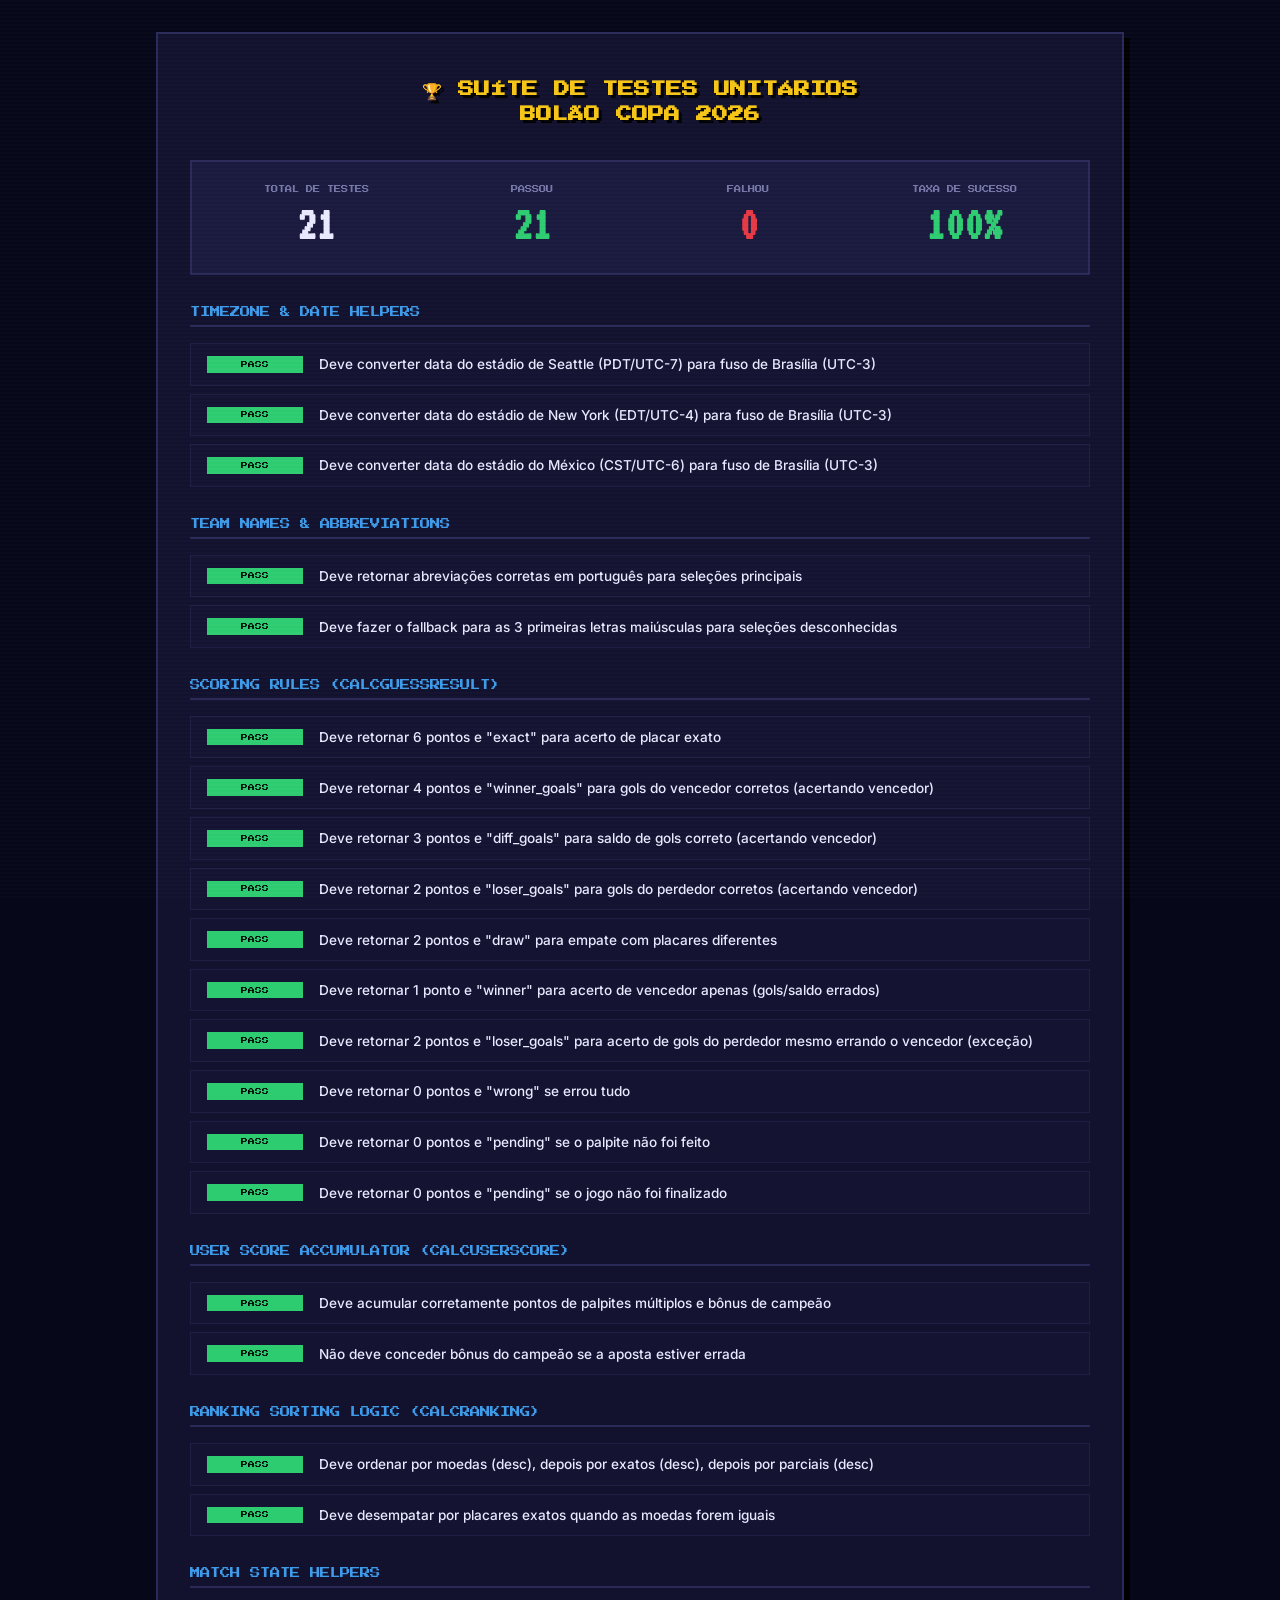
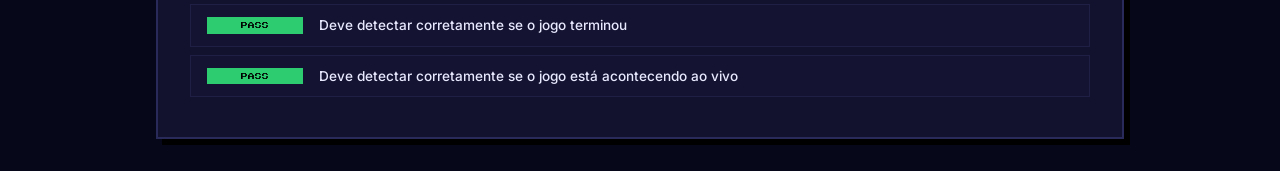
<file: tests.html>
<!DOCTYPE html>
<html lang="pt-BR">
<head>
  <meta charset="UTF-8">
  <meta name="viewport" content="width=device-width, initial-scale=1.0">
  <title>Suíte de Testes Unitários 🏆</title>

  <!-- Google Fonts: Pixel Art Style -->
  <link rel="preconnect" href="https://fonts.googleapis.com" />
  <link rel="preconnect" href="https://fonts.gstatic.com" crossorigin />
  <link href="https://fonts.googleapis.com/css2?family=Press+Start+2P&family=VT323:wght@400&family=Inter:wght@400;500;600;700&display=swap" rel="stylesheet" />

  <style>
    :root {
      --bg-dark:    #07071a;
      --bg-card:    #12122e;
      --bg-card2:   #1a1a3e;
      --accent-green: #2ecc71;
      --accent-red:   #e63946;
      --accent-blue:  #3d9be9;
      --accent-gold:  #f5c518;
      --text-main:  #e8e8ff;
      --text-dim:   #7777aa;
      --font-pixel: 'Press Start 2P', monospace;
      --font-score: 'VT323', monospace;
      --font-ui:    'Inter', sans-serif;
    }

    body {
      background: var(--bg-dark);
      color: var(--text-main);
      font-family: var(--font-ui);
      padding: 2rem;
      margin: 0;
      min-height: 100vh;
      position: relative;
    }

    /* Pixel scanline overlay */
    body::before {
      content: '';
      position: fixed;
      inset: 0;
      background-image: repeating-linear-gradient(
        0deg,
        transparent,
        transparent 2px,
        rgba(255,255,255,0.015) 2px,
        rgba(255,255,255,0.015) 4px
      );
      pointer-events: none;
      z-index: 10;
    }

    .test-container {
      max-width: 900px;
      margin: 0 auto;
      background: var(--bg-card);
      border: 2px solid #2a2a5a;
      box-shadow: 6px 6px 0px #000;
      padding: 2rem;
    }

    .pixel-title {
      font-family: var(--font-pixel);
      font-size: 1rem;
      color: var(--accent-gold);
      text-align: center;
      margin-bottom: 2rem;
      text-shadow: 3px 3px 0px #000;
      line-height: 1.6;
    }

    .summary-card {
      background: var(--bg-card2);
      border: 2px solid #2a2a5a;
      padding: 1.5rem;
      margin-bottom: 2rem;
      display: grid;
      grid-template-columns: repeat(4, 1fr);
      text-align: center;
      gap: 1rem;
    }

    @media (max-width: 600px) {
      .summary-card {
        grid-template-columns: 1fr 1fr;
      }
    }

    .summary-item {
      display: flex;
      flex-direction: column;
      gap: 0.5rem;
    }

    .summary-label {
      font-family: var(--font-pixel);
      font-size: 0.45rem;
      color: var(--text-dim);
    }

    .summary-val {
      font-family: var(--font-score);
      font-size: 3rem;
      line-height: 1;
      font-weight: bold;
    }

    .summary-val.passed { color: var(--accent-green); }
    .summary-val.failed { color: var(--accent-red); }

    .test-section-header {
      font-family: var(--font-pixel);
      font-size: 0.65rem;
      color: var(--accent-blue);
      margin: 2rem 0 1rem;
      border-bottom: 2px solid #2a2a5a;
      padding-bottom: 0.5rem;
    }

    .test-row {
      display: flex;
      align-items: center;
      padding: 0.75rem 1rem;
      border: 1px solid rgba(42, 42, 90, 0.5);
      margin-bottom: 0.5rem;
      background: rgba(26, 26, 62, 0.3);
      font-size: 0.85rem;
    }

    .test-row.fail {
      border-color: var(--accent-red);
      background: rgba(230, 57, 70, 0.05);
    }

    .test-status-badge {
      font-family: var(--font-pixel);
      font-size: 0.42rem;
      padding: 0.3rem 0.5rem;
      margin-right: 1rem;
      text-align: center;
      width: 80px;
    }

    .badge-pass {
      background: var(--accent-green);
      color: #000;
    }

    .badge-fail {
      background: var(--accent-red);
      color: #fff;
    }

    .test-message {
      flex: 1;
      font-weight: 500;
    }

    .test-details {
      font-family: monospace;
      font-size: 0.75rem;
      color: var(--text-dim);
      background: rgba(0, 0, 0, 0.3);
      padding: 0.5rem;
      margin-top: 0.5rem;
      border-left: 2px solid var(--accent-blue);
      display: none;
      white-space: pre-wrap;
    }

    .test-row.fail .test-details {
      display: block;
      border-left-color: var(--accent-red);
    }

    .btn-toggle-details {
      background: none;
      border: none;
      color: var(--accent-blue);
      cursor: pointer;
      font-size: 0.75rem;
      text-decoration: underline;
    }
  </style>
</head>
<body>

  <div class="test-container">
    <h1 class="pixel-title">🏆 SUÍTE DE TESTES UNITÁRIOS<br>BOLÃO COPA 2026</h1>

    <div class="summary-card">
      <div class="summary-item">
        <span class="summary-label">TOTAL DE TESTES</span>
        <span class="summary-val" id="total-tests">0</span>
      </div>
      <div class="summary-item">
        <span class="summary-label">PASSOU</span>
        <span class="summary-val passed" id="passed-tests">0</span>
      </div>
      <div class="summary-item">
        <span class="summary-label">FALHOU</span>
        <span class="summary-val failed" id="failed-tests">0</span>
      </div>
      <div class="summary-item">
        <span class="summary-label">TAXA DE SUCESSO</span>
        <span class="summary-val" id="success-rate">0%</span>
      </div>
    </div>

    <div id="test-results">
      <!-- Test sections will be rendered here -->
    </div>
  </div>

  <!-- Scripts of the application -->
  <script src="api.js"></script>
  <script src="scoring.js"></script>

  <!-- Test Framework and Unit Tests implementation -->
  <script>
    // Simple browser-based testing framework
    const state = {
      total: 0,
      passed: 0,
      failed: 0,
      currentSection: null,
      sectionContainer: null
    };

    function describe(sectionName, fn) {
      // Create section header
      const resultsDiv = document.getElementById('test-results');
      const header = document.createElement('div');
      header.className = 'test-section-header';
      header.textContent = sectionName.toUpperCase();
      resultsDiv.appendChild(header);

      const sectionContainer = document.createElement('div');
      resultsDiv.appendChild(sectionContainer);

      state.currentSection = sectionName;
      state.sectionContainer = sectionContainer;

      fn();
    }

    function it(behavior, assertFn) {
      state.total++;
      const row = document.createElement('div');
      row.className = 'test-row';

      const badge = document.createElement('span');
      badge.className = 'test-status-badge';
      
      const messageSpan = document.createElement('span');
      messageSpan.className = 'test-message';
      messageSpan.textContent = behavior;

      const detailsDiv = document.createElement('div');
      detailsDiv.className = 'test-details';

      row.appendChild(badge);
      row.appendChild(messageSpan);
      row.appendChild(detailsDiv);

      try {
        assertFn();
        
        // Pass
        state.passed++;
        badge.className += ' badge-pass';
        badge.textContent = 'PASS';
      } catch (err) {
        // Fail
        state.failed++;
        row.className += ' fail';
        badge.className += ' badge-fail';
        badge.textContent = 'FAIL';
        detailsDiv.textContent = err.stack || err.message || err;
      }

      state.sectionContainer.appendChild(row);
      updateSummary();
    }

    function assert(condition, message, details) {
      if (!condition) {
        throw new Error(message + (details ? '\nDetalhes:\n' + JSON.stringify(details, null, 2) : ''));
      }
    }

    function assertEquals(actual, expected, message) {
      assert(actual === expected, message || `Esperado: ${expected}, Obtido: ${actual}`, { expected, actual });
    }

    function updateSummary() {
      document.getElementById('total-tests').textContent = state.total;
      document.getElementById('passed-tests').textContent = state.passed;
      document.getElementById('failed-tests').textContent = state.failed;
      
      const rate = state.total > 0 ? Math.round((state.passed / state.total) * 100) : 0;
      const rateEl = document.getElementById('success-rate');
      rateEl.textContent = `${rate}%`;
      if (rate === 100) {
        rateEl.style.color = 'var(--accent-green)';
      } else if (rate > 70) {
        rateEl.style.color = 'var(--accent-gold)';
      } else {
        rateEl.style.color = 'var(--accent-red)';
      }
    }

    // ==========================================
    // RUNNING TESTS
    // ==========================================
    window.onload = () => {

      // ---- 1. DATE PARSING & TIMEZONE TESTS ----
      describe('Timezone & Date Helpers', () => {
        it('Deve converter data do estádio de Seattle (PDT/UTC-7) para fuso de Brasília (UTC-3)', () => {
          // Seattle Lumen Field (stadium_id 14) - 12:00 PM local time
          // 12:00 PT = 19:00 UTC = 16:00 Brasília time
          const d = parseMatchDate("06/15/2026 12:00", "14");
          assert(d instanceof Date, "Data inválida retornada");
          
          const formatted = formatMatchDate("06/15/2026 12:00", "14");
          assertEquals(formatted, "15/06, 16:00", "Data formatada errada");
          
          const time = formatMatchTime("06/15/2026 12:00", "14");
          assertEquals(time, "16:00", "Horário formatado errado");
        });

        it('Deve converter data do estádio de New York (EDT/UTC-4) para fuso de Brasília (UTC-3)', () => {
          // MetLife Stadium (stadium_id 11) - 17:00 local time
          // 17:00 ET = 21:00 UTC = 18:00 Brasília time
          const d = parseMatchDate("06/25/2026 17:00", "11");
          assert(d instanceof Date, "Data inválida");
          
          const formatted = formatMatchDate("06/25/2026 17:00", "11");
          assertEquals(formatted, "25/06, 18:00", "Conversão de fuso incorreta");
        });

        it('Deve converter data do estádio do México (CST/UTC-6) para fuso de Brasília (UTC-3)', () => {
          // Estadio Azteca (stadium_id 1) - 16:00 local time
          // 16:00 CST = 22:00 UTC = 19:00 Brasília time
          const formatted = formatMatchDate("06/29/2026 16:30", "1");
          assertEquals(formatted, "29/06, 19:30", "Conversão de fuso no México incorreta");
        });
      });

      // ---- 2. TEAM ABBREVIATIONS TESTS ----
      describe('Team Names & Abbreviations', () => {
        it('Deve retornar abreviações corretas em português para seleções principais', () => {
          assertEquals(teamAbbr("Brazil"), "BRA", "Abreviação do Brasil incorreta");
          assertEquals(teamAbbr("South Africa"), "AFS", "Abreviação da África do Sul incorreta");
          assertEquals(teamAbbr("United States"), "EUA", "Abreviação dos EUA incorreta");
          assertEquals(teamAbbr("Germany"), "ALE", "Abreviação da Alemanha incorreta");
          assertEquals(teamAbbr("Netherlands"), "HOL", "Abreviação da Holanda incorreta");
          assertEquals(teamAbbr("England"), "ING", "Abreviação da Inglaterra incorreta");
        });

        it('Deve fazer o fallback para as 3 primeiras letras maiúsculas para seleções desconhecidas', () => {
          assertEquals(teamAbbr("Wakanda"), "WAK");
          assertEquals(teamAbbr("Atlantis"), "ATL");
          assertEquals(teamAbbr(""), "???");
        });
      });

      // ---- 3. SCORING RULES TESTS ----
      describe('Scoring Rules (calcGuessResult)', () => {
        it('Deve retornar 6 pontos e "exact" para acerto de placar exato', () => {
          const guess = { home_score: 2, away_score: 1 };
          const game = { home_score: 2, away_score: 1, finished: true };
          const res = calcGuessResult(guess, game);
          assertEquals(res.points, 6, "Placar exato deve valer 6 pontos");
          assertEquals(res.result, 'exact', "Categoria deve ser 'exact'");
        });

        it('Deve retornar 4 pontos e "winner_goals" para gols do vencedor corretos (acertando vencedor)', () => {
          const guess = { home_score: 3, away_score: 1 };
          const game = { home_score: 3, away_score: 2, finished: true };
          const res = calcGuessResult(guess, game);
          assertEquals(res.points, 4, "Gols do vencedor corretos deve valer 4 pontos");
          assertEquals(res.result, 'winner_goals', "Categoria incorreta");
        });

        it('Deve retornar 3 pontos e "diff_goals" para saldo de gols correto (acertando vencedor)', () => {
          const guess = { home_score: 2, away_score: 1 };
          const game = { home_score: 3, away_score: 2, finished: true };
          const res = calcGuessResult(guess, game);
          assertEquals(res.points, 3, "Saldo correto deve valer 3 pontos");
          assertEquals(res.result, 'diff_goals', "Categoria incorreta");
        });

        it('Deve retornar 2 pontos e "loser_goals" para gols do perdedor corretos (acertando vencedor)', () => {
          const guess = { home_score: 2, away_score: 1 };
          const game = { home_score: 3, away_score: 1, finished: true };
          const res = calcGuessResult(guess, game);
          assertEquals(res.points, 2, "Gols do perdedor deve valer 2 pontos");
          assertEquals(res.result, 'loser_goals', "Categoria incorreta");
        });

        it('Deve retornar 2 pontos e "draw" para empate com placares diferentes', () => {
          const guess = { home_score: 1, away_score: 1 };
          const game = { home_score: 2, away_score: 2, finished: true };
          const res = calcGuessResult(guess, game);
          assertEquals(res.points, 2, "Empate não exato deve valer 2 pontos");
          assertEquals(res.result, 'draw', "Categoria incorreta");
        });

        it('Deve retornar 1 ponto e "winner" para acerto de vencedor apenas (gols/saldo errados)', () => {
          const guess = { home_score: 2, away_score: 0 };
          const game = { home_score: 4, away_score: 1, finished: true };
          const res = calcGuessResult(guess, game);
          assertEquals(res.points, 1, "Acerto simples de vencedor deve valer 1 ponto");
          assertEquals(res.result, 'winner', "Categoria incorreta");
        });

        it('Deve retornar 2 pontos e "loser_goals" para acerto de gols do perdedor mesmo errando o vencedor (exceção)', () => {
          // Home perdeu de 1 gol. Palpite chutou Home vencendo com 1 gol.
          const guess = { home_score: 1, away_score: 0 };
          const game = { home_score: 1, away_score: 2, finished: true };
          const res = calcGuessResult(guess, game);
          assertEquals(res.points, 2, "Exceção de perdedor deve conceder 2 pontos");
          assertEquals(res.result, 'loser_goals', "Categoria incorreta");
        });

        it('Deve retornar 0 pontos e "wrong" se errou tudo', () => {
          const guess = { home_score: 2, away_score: 0 };
          const game = { home_score: 1, away_score: 2, finished: true };
          const res = calcGuessResult(guess, game);
          assertEquals(res.points, 0, "Palpite totalmente incorreto deve ser 0 pontos");
          assertEquals(res.result, 'wrong', "Categoria incorreta");
        });

        it('Deve retornar 0 pontos e "pending" se o palpite não foi feito', () => {
          const game = { home_score: 2, away_score: 1, finished: true };
          const res1 = calcGuessResult(null, game);
          assertEquals(res1.points, 0);
          assertEquals(res1.result, 'pending');

          const res2 = calcGuessResult({ home_score: null, away_score: null }, game);
          assertEquals(res2.points, 0);
          assertEquals(res2.result, 'pending');
        });

        it('Deve retornar 0 pontos e "pending" se o jogo não foi finalizado', () => {
          const guess = { home_score: 2, away_score: 1 };
          const game = { home_score: 2, away_score: 1, finished: false };
          const res = calcGuessResult(guess, game);
          assertEquals(res.points, 0);
          assertEquals(res.result, 'pending');
        });
      });

      // ---- 4. USER TOTAL SCORE CALCULATION ----
      describe('User Score Accumulator (calcUserScore)', () => {
        it('Deve acumular corretamente pontos de palpites múltiplos e bônus de campeão', () => {
          const games = [
            { id: 1, home_score: 2, away_score: 1, finished: true }, // exact
            { id: 2, home_score: 1, away_score: 1, finished: true }, // draw (+2)
            { id: 3, home_score: 0, away_score: 2, finished: true }, // wrong (+0)
          ];
          const guesses = [
            { match_id: 1, home_score: 2, away_score: 1 },
            { match_id: 2, home_score: 2, away_score: 2 },
            { match_id: 3, home_score: 1, away_score: 0 },
          ];

          // Champion match: guess 'Brazil', real 'Brazil' (+15)
          const score = calcUserScore(guesses, games, 'Brazil', 'Brazil');
          
          assertEquals(score.total, 6 + 2 + 0 + 15, "Acúmulo incorreto de moedas");
          assertEquals(score.exact, 1, "Contagem de exatos incorreta");
          assertEquals(score.correct, 1, "Contagem de parciais incorreta");
          assertEquals(score.wrong, 1, "Contagem de errados incorreta");
          assertEquals(score.championBonus, 15, "Bônus do campeão não contabilizado");
        });

        it('Não deve conceder bônus do campeão se a aposta estiver errada', () => {
          const score = calcUserScore([], [], 'Argentina', 'Brazil');
          assertEquals(score.total, 0);
          assertEquals(score.championBonus, 0);
        });
      });

      // ---- 5. RANKING SORTING LOGIC ----
      describe('Ranking Sorting Logic (calcRanking)', () => {
        it('Deve ordenar por moedas (desc), depois por exatos (desc), depois por parciais (desc)', () => {
          const users = [
            { id: '1', nickname: 'User1', champion: 'Brazil' },
            { id: '2', nickname: 'User2', champion: 'Brazil' },
            { id: '3', nickname: 'User3', champion: 'Argentina' }
          ];

          const games = [
            { id: 1, home_score: 2, away_score: 1, finished: true }
          ];

          const allGuesses = [
            // User 1: exact score (6 pts)
            { user_id: '1', match_id: 1, home_score: 2, away_score: 1 },
            // User 2: winner goals (4 pts)
            { user_id: '2', match_id: 1, home_score: 3, away_score: 1 },
            // User 3: exact score (6 pts)
            { user_id: '3', match_id: 1, home_score: 2, away_score: 1 }
          ];

          // Real Champion is Brazil. User 1 & 2 get +15. User 3 gets 0.
          // Totals:
          // User 1: 6 + 15 = 21 pts (1 exact)
          // User 2: 4 + 15 = 19 pts (0 exact)
          // User 3: 6 + 0 = 6 pts (1 exact)
          
          const ranking = calcRanking(users, allGuesses, games, 'Brazil');
          
          assertEquals(ranking[0].id, '1', "1º colocado deve ser o User1 (21 pts)");
          assertEquals(ranking[1].id, '2', "2º colocado deve ser o User2 (19 pts)");
          assertEquals(ranking[2].id, '3', "3º colocado deve ser o User3 (6 pts)");
        });

        it('Deve desempatar por placares exatos quando as moedas forem iguais', () => {
          const users = [
            { id: '1', nickname: 'User1' },
            { id: '2', nickname: 'User2' }
          ];

          const games = [
            { id: 1, home_score: 2, away_score: 1, finished: true },
            { id: 2, home_score: 1, away_score: 1, finished: true },
            { id: 3, home_score: 3, away_score: 0, finished: true }
          ];

          const allGuesses = [
            // User 1: 1 exact (6 pts) + 1 draw (2 pts) = 8 pts
            { user_id: '1', match_id: 1, home_score: 2, away_score: 1 },
            { user_id: '1', match_id: 2, home_score: 2, away_score: 2 },
            
            // User 2: 2 draw (4 pts) + 2 draw (4 pts) = 8 pts
            { user_id: '2', match_id: 2, home_score: 2, away_score: 2 },
            { user_id: '2', match_id: 3, home_score: 2, away_score: 2 }
          ];

          const ranking = calcRanking(users, allGuesses, games, '');
          
          assertEquals(ranking[0].id, '1', "User1 deve ficar na frente por ter mais placares exatos (1 vs 0)");
        });
      });

      // ---- 6. MATCH STATE HELPERS ----
      describe('Match State Helpers', () => {
        it('Deve detectar corretamente se o jogo terminou', () => {
          assert(isMatchFinished({ finished: 'TRUE' }), "finished: 'TRUE' deve ser true");
          assert(isMatchFinished({ finished: true }), "finished: true deve ser true");
          assert(isMatchFinished({ time_elapsed: 'finished' }), "time_elapsed: 'finished' deve ser true");
          assert(!isMatchFinished({ finished: 'FALSE', time_elapsed: 'notstarted' }), "jogo não iniciado deve ser false");
        });

        it('Deve detectar corretamente se o jogo está acontecendo ao vivo', () => {
          assert(isMatchLive({ finished: 'FALSE', time_elapsed: '45' }), "jogo em andamento deve ser live");
          assert(!isMatchLive({ finished: 'TRUE', time_elapsed: 'finished' }), "jogo finalizado não é live");
          assert(!isMatchLive({ finished: 'FALSE', time_elapsed: 'notstarted' }), "jogo não iniciado não é live");
        });
      });

    };
  </script>

</body>
</html>
</file>
